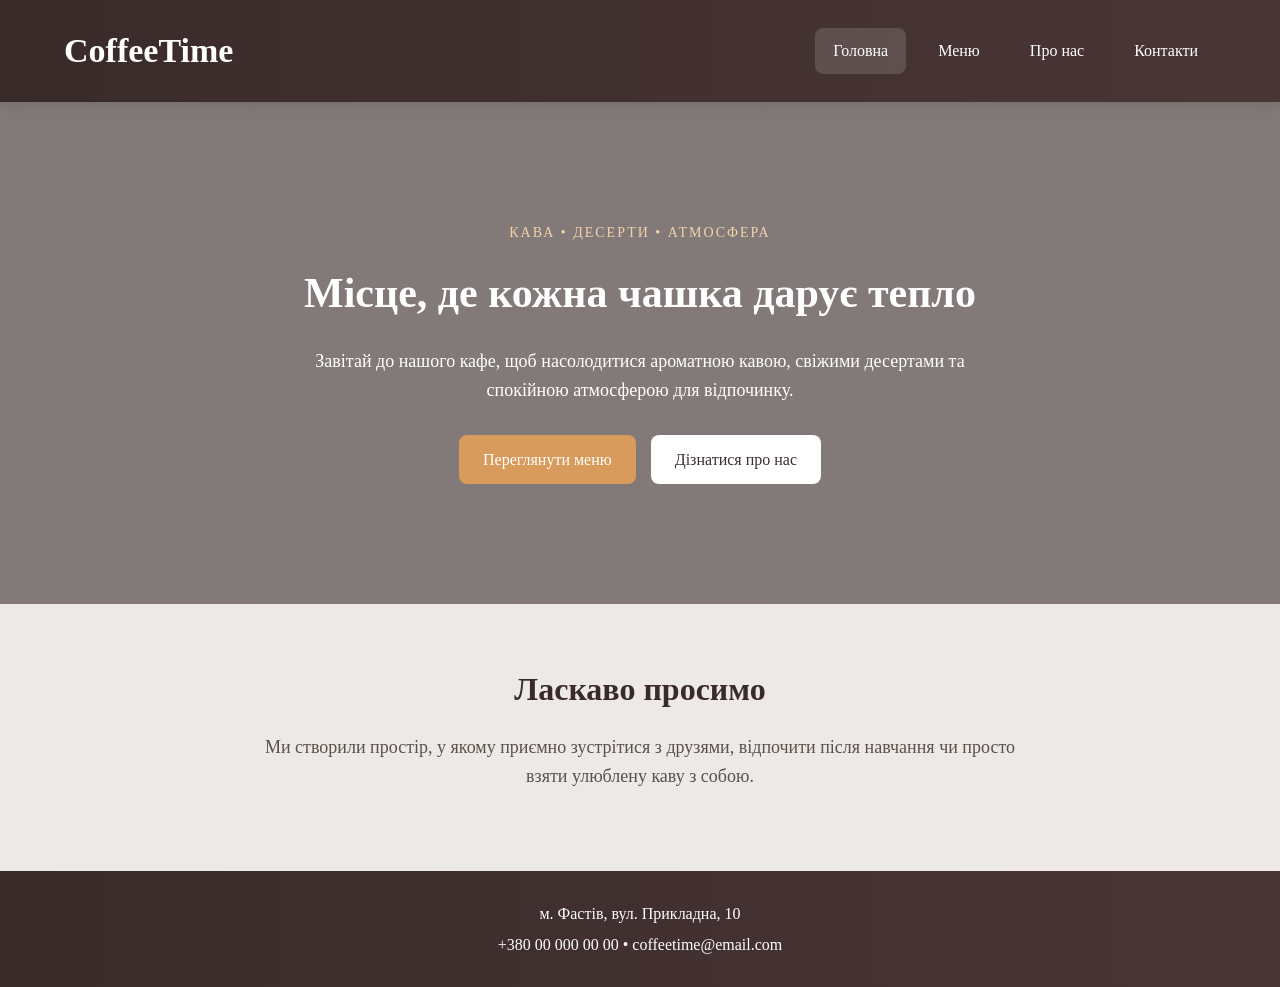
<file: index.html>
<!DOCTYPE html>
<html lang="uk">
<head>
    <meta charset="UTF-8">
    <meta name="viewport" content="width=device-width, initial-scale=1.0">
    <title>Затишне кафе</title>
    <link rel="stylesheet" href="style.css">
</head>
<body>

    <header class="topbar">
    <div class="container topbar-content">
        <h1 class="page-title">CoffeeTime</h1>

        <nav class="nav">
            <a href="index.html" class="active">Головна</a>
            <a href="menu.html">Меню</a>
            <a href="about.html">Про нас</a>
            <a href="contacts.html">Контакти</a>
        </nav>
    </div>
</header>

    <main>
        <section class="hero">
            <div class="container hero-content">
                <p class="subtitle">Кава • Десерти • Атмосфера</p>
                <h2>Місце, де кожна чашка дарує тепло</h2>
                <p class="hero-text">
                    Завітай до нашого кафе, щоб насолодитися ароматною кавою,
                    свіжими десертами та спокійною атмосферою для відпочинку.
                </p>

                <div class="hero-buttons">
                    <a href="menu.html" class="btn">Переглянути меню</a>
                    <a href="about.html" class="btn btn-light">Дізнатися про нас</a>
                </div>
            </div>
        </section>

        <section class="welcome">
            <div class="container">
                <h2>Ласкаво просимо</h2>
                <p>
                    Ми створили простір, у якому приємно зустрітися з друзями,
                    відпочити після навчання чи просто взяти улюблену каву з собою.
                </p>
            </div>
        </section>

       

    </main>

    <footer class="footer" id="contacts">
        <div class="container">
            <p>м. Фастів, вул. Прикладна, 10</p>
            <p>+380 00 000 00 00 • coffeetime@email.com</p>
        </div>
    </footer>

</body>
</html>
</file>
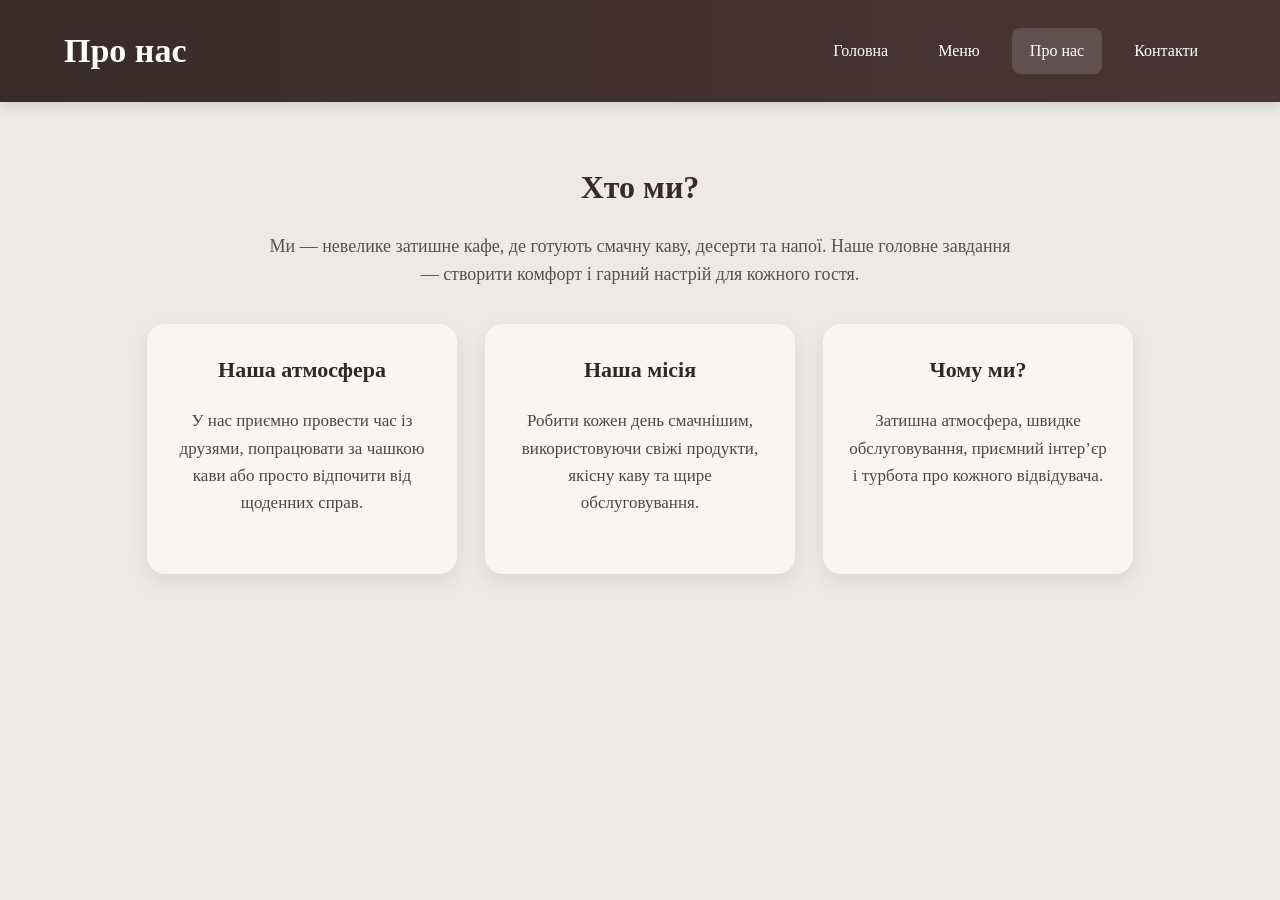
<file: about.html>
<!DOCTYPE html>
<html lang="uk">
<head>
    <meta charset="UTF-8">
    <meta name="viewport" content="width=device-width, initial-scale=1.0">
    <title>Про нас</title>
    <link rel="stylesheet" href="style.css">
</head>
<body>

    <header class="topbar">
        <div class="container topbar-content">
            <h1 class="page-title">Про нас</h1>

            <nav class="nav">
                <a href="index.html">Головна</a>
                <a href="menu.html">Меню</a>
                <a href="about.html" class="active">Про нас</a>
                <a href="contacts.html">Контакти</a>
            </nav>
        </div>
    </header>

    <main class="page-section">
        <div class="container">
            <div class="intro">
                <h2>Хто ми?</h2>
                <p>
                    Ми — невелике затишне кафе, де готують смачну каву, десерти та напої.
                    Наше головне завдання — створити комфорт і гарний настрій для кожного гостя.
                </p>
            </div>

            <section class="cards-grid">
                <article class="info-card">
                    <h3>Наша атмосфера</h3>
                    <p>
                        У нас приємно провести час із друзями, попрацювати за чашкою кави
                        або просто відпочити від щоденних справ.
                    </p>
                </article>

                <article class="info-card">
                    <h3>Наша місія</h3>
                    <p>
                        Робити кожен день смачнішим, використовуючи свіжі продукти,
                        якісну каву та щире обслуговування.
                    </p>
                </article>

                <article class="info-card">
                    <h3>Чому ми?</h3>
                    <p>
                        Затишна атмосфера, швидке обслуговування, приємний інтер’єр
                        і турбота про кожного відвідувача.
                    </p>
                </article>
            </section>
        </div>
    </main>

</body>
</html>
</file>
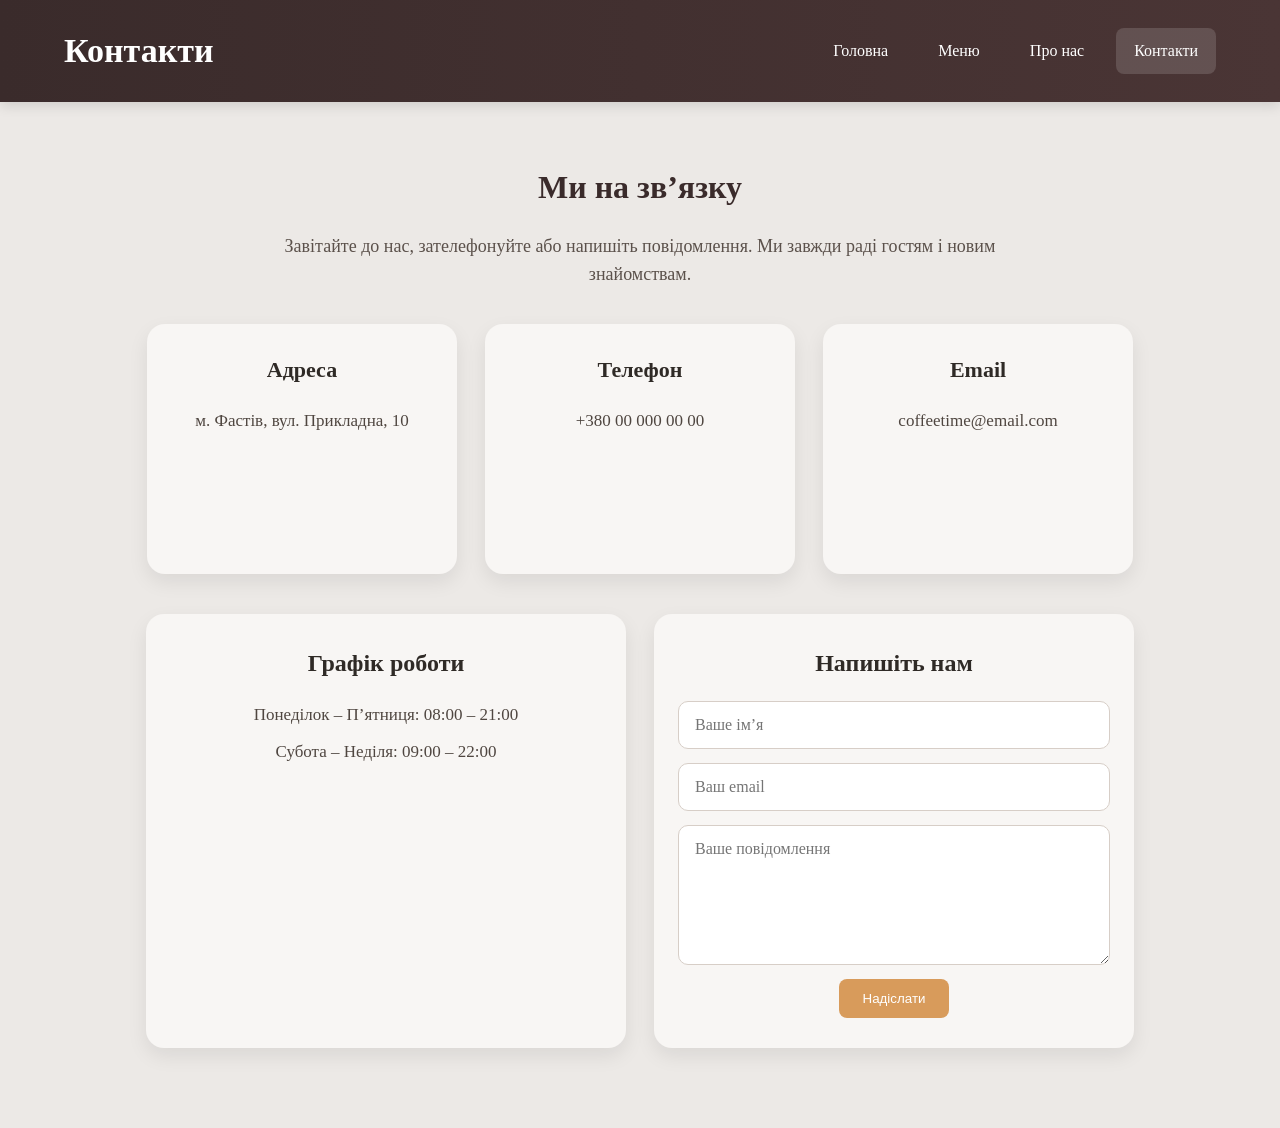
<file: contacts.html>
<!DOCTYPE html>
<html lang="uk">
<head>
    <meta charset="UTF-8">
    <meta name="viewport" content="width=device-width, initial-scale=1.0">
    <title>Контакти</title>
    <link rel="stylesheet" href="style.css">
</head>
<body>

    <header class="topbar">
        <div class="container topbar-content">
            <h1 class="page-title">Контакти</h1>

            <nav class="nav">
                <a href="index.html">Головна</a>
                <a href="menu.html">Меню</a>
                <a href="about.html">Про нас</a>
                <a href="contacts.html" class="active">Контакти</a>
            </nav>
        </div>
    </header>

    <main class="page-section">
        <div class="container">
            <div class="intro">
                <h2>Ми на зв’язку</h2>
                <p>
                    Завітайте до нас, зателефонуйте або напишіть повідомлення.
                    Ми завжди раді гостям і новим знайомствам.
                </p>
            </div>

            <section class="cards-grid">
                <article class="info-card">
                    <h3>Адреса</h3>
                    <p>м. Фастів, вул. Прикладна, 10</p>
                </article>

                <article class="info-card">
                    <h3>Телефон</h3>
                    <p>+380 00 000 00 00</p>
                </article>

                <article class="info-card">
                    <h3>Email</h3>
                    <p>coffeetime@email.com</p>
                </article>
            </section>

            <section class="contact-extra">
                <div class="contact-box">
                    <h3>Графік роботи</h3>
                    <p>Понеділок – П’ятниця: 08:00 – 21:00</p>
                    <p>Субота – Неділя: 09:00 – 22:00</p>
                </div>

                <div class="contact-box">
                    <h3>Напишіть нам</h3>
                    <form class="contact-form">
                        <input type="text" placeholder="Ваше ім’я">
                        <input type="email" placeholder="Ваш email">
                        <textarea placeholder="Ваше повідомлення"></textarea>
                        <button type="submit" class="btn">Надіслати</button>
                    </form>
                </div>
            </section>
        </div>
    </main>

</body>
</html>
</file>
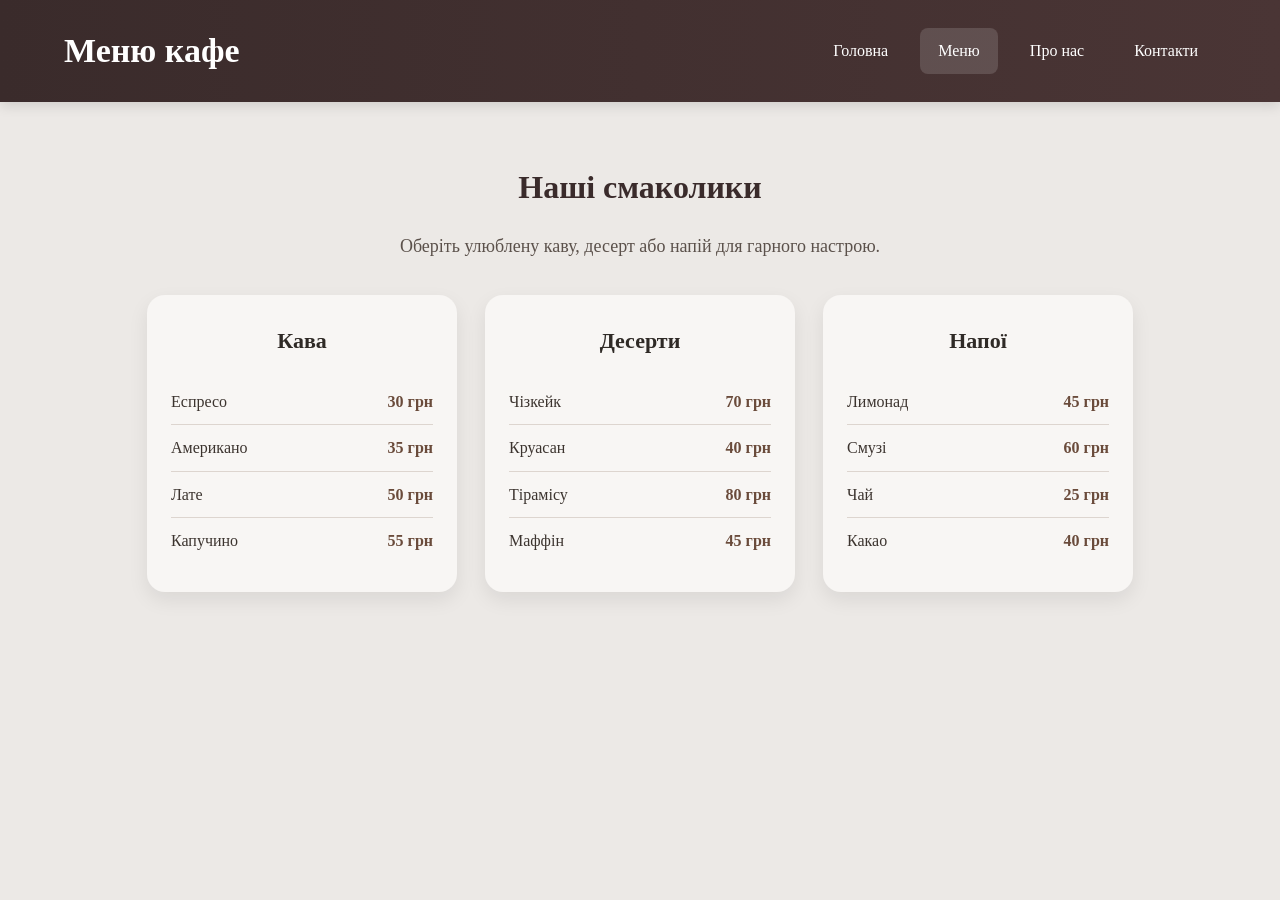
<file: menu.html>
<!DOCTYPE html>
<html lang="uk">
<head>
    <meta charset="UTF-8">
    <meta name="viewport" content="width=device-width, initial-scale=1.0">
    <title>Меню кафе</title>
    <link rel="stylesheet" href="style.css">
</head>
<body>

    <header class="topbar">
        <div class="container topbar-content">
            <h1 class="page-title">Меню кафе</h1>

            <nav class="nav">
                <a href="index.html">Головна</a>
                <a href="menu.html" class="active">Меню</a>
                <a href="about.html">Про нас</a>
                <a href="contacts.html">Контакти</a>
            </nav>
        </div>
    </header>

    <main class="page-section">
        <div class="container">
            <div class="intro">
                <h2>Наші смаколики</h2>
                <p>Оберіть улюблену каву, десерт або напій для гарного настрою.</p>
            </div>

            <section class="cards-grid">
                <article class="menu-card">
                    <h3>Кава</h3>
                    <ul>
                        <li><span>Еспресо</span><b>30 грн</b></li>
                        <li><span>Американо</span><b>35 грн</b></li>
                        <li><span>Лате</span><b>50 грн</b></li>
                        <li><span>Капучино</span><b>55 грн</b></li>
                    </ul>
                </article>

                <article class="menu-card">
                    <h3>Десерти</h3>
                    <ul>
                        <li><span>Чізкейк</span><b>70 грн</b></li>
                        <li><span>Круасан</span><b>40 грн</b></li>
                        <li><span>Тірамісу</span><b>80 грн</b></li>
                        <li><span>Маффін</span><b>45 грн</b></li>
                    </ul>
                </article>

                <article class="menu-card">
                    <h3>Напої</h3>
                    <ul>
                        <li><span>Лимонад</span><b>45 грн</b></li>
                        <li><span>Смузі</span><b>60 грн</b></li>
                        <li><span>Чай</span><b>25 грн</b></li>
                        <li><span>Какао</span><b>40 грн</b></li>
                    </ul>
                </article>
            </section>
        </div>
    </main>

</body>
</html>
</file>
<file: style.css>
* {
    margin: 0;
    padding: 0;
    box-sizing: border-box;
}

body {
    font-family: Georgia, serif;
    background-color: #ece9e6;
    color: #2f2a26;
    line-height: 1.6;
}

.container {
    width: 90%;
    max-width: 1200px;
    margin: 0 auto;
}

.topbar,
.header {
    background: linear-gradient(90deg, #3a2b2b, #4a3535);
    padding: 24px 0;
    box-shadow: 0 4px 12px rgba(0, 0, 0, 0.12);
}

.topbar-content,
.navbar {
    display: flex;
    justify-content: space-between;
    align-items: center;
    gap: 25px;
    flex-wrap: wrap;
}

.page-title,
.logo {
    color: white;
    font-size: 34px;
    font-weight: bold;
}

.nav,
.navigation,
.nav-links {
    display: flex;
    gap: 14px;
    flex-wrap: wrap;
    margin-left: auto;
}
.nav a,
.navigation a,
.nav-links a {
    text-decoration: none;
    color: white;
    padding: 10px 18px;
    border-radius: 8px;
    transition: 0.3s;
    font-size: 16px;
}

.nav a:hover,
.navigation a:hover,
.nav-links a:hover,
.nav a.active,
.navigation a.active,
.nav-links a.active {
    background-color: rgba(255, 255, 255, 0.14);
}

.hero {
    background:
        linear-gradient(rgba(59, 47, 47, 0.6), rgba(59, 47, 47, 0.6)),
        url("https://images.unsplash.com/photo-1509042239860-f550ce710b93") center/cover no-repeat;
    color: white;
    text-align: center;
    padding: 120px 20px;
}

.subtitle {
    font-size: 14px;
    letter-spacing: 2px;
    text-transform: uppercase;
    margin-bottom: 15px;
    color: #f3d2aa;
}

.hero h1,
.hero h2 {
    font-size: 42px;
    margin-bottom: 20px;
}

.hero-text {
    max-width: 700px;
    margin: 0 auto 30px;
    font-size: 18px;
}

.hero-buttons {
    display: flex;
    justify-content: center;
    gap: 15px;
    flex-wrap: wrap;
}

.btn {
    display: inline-block;
    padding: 12px 24px;
    background-color: #d89b5b;
    color: white;
    text-decoration: none;
    border-radius: 8px;
    transition: 0.3s;
}

.btn:hover {
    background-color: #bb7f42;
}

.btn-light {
    background-color: white;
    color: #3b2f2f;
}

.btn-light:hover {
    background-color: #f1e7dc;
}

.page-section,
.welcome,
.advantages,
.visit {
    padding: 60px 0 80px;
}

.intro,
.welcome,
.visit-box {
    text-align: center;
}

.intro h2,
.welcome h2,
.advantages h2,
.visit h2 {
    font-size: 32px;
    margin-bottom: 18px;
    color: #3a2b2b;
    text-align: center;
}

.intro p,
.welcome p,
.visit-box p {
    font-size: 18px;
    max-width: 760px;
    margin: 0 auto;
    color: #5b514b;
}

.cards-grid,
.cards {
    display: flex;
    justify-content: center;
    gap: 28px;
    flex-wrap: wrap;
    margin-top: 35px;
}

.menu-card,
.info-card,
.card {
    background-color: #f8f6f4;
    width: 310px;
    min-height: 250px;
    padding: 28px 24px;
    border-radius: 18px;
    box-shadow: 0 8px 20px rgba(0, 0, 0, 0.08);
    transition: transform 0.2s ease, box-shadow 0.2s ease;
    text-align: center;
}

.menu-card:hover,
.info-card:hover,
.card:hover {
    transform: translateY(-4px);
    box-shadow: 0 12px 22px rgba(0, 0, 0, 0.12);
}

.menu-card h3,
.info-card h3,
.card h3 {
    font-size: 22px;
    margin-bottom: 20px;
    color: #2f2a26;
}

.info-card p,
.card p {
    color: #4f4640;
    font-size: 17px;
}

.menu-card ul {
    list-style: none;
}

.menu-card li {
    display: flex;
    justify-content: space-between;
    align-items: center;
    padding: 10px 0;
    border-bottom: 1px solid #ddd5cf;
    gap: 16px;
}

.menu-card li:last-child {
    border-bottom: none;
}

.menu-card span {
    color: #3c342f;
}

.menu-card b {
    color: #6a4b3b;
    font-weight: bold;
}

.visit-box {
    background-color: #f8f6f4;
    border-radius: 18px;
    padding: 35px;
    box-shadow: 0 8px 20px rgba(0, 0, 0, 0.08);
}

.contact-extra {
    display: flex;
    justify-content: center;
    gap: 28px;
    flex-wrap: wrap;
    margin-top: 40px;
}

.contact-box {
    background-color: #f8f6f4;
    width: 480px;
    max-width: 100%;
    padding: 30px 24px;
    border-radius: 18px;
    box-shadow: 0 8px 20px rgba(0, 0, 0, 0.08);
    text-align: center;
}

.contact-box h3 {
    font-size: 24px;
    margin-bottom: 18px;
    color: #2f2a26;
}

.contact-box p {
    font-size: 17px;
    color: #4f4640;
    margin-bottom: 10px;
}

.contact-form {
    display: flex;
    flex-direction: column;
    gap: 14px;
}

.contact-form input,
.contact-form textarea {
    width: 100%;
    padding: 14px 16px;
    border: 1px solid #d7cec7;
    border-radius: 10px;
    background-color: white;
    font-size: 16px;
    font-family: inherit;
    outline: none;
}

.contact-form textarea {
    min-height: 140px;
    resize: vertical;
}

.contact-form input:focus,
.contact-form textarea:focus {
    border-color: #b07d62;
    box-shadow: 0 0 0 3px rgba(176, 125, 98, 0.15);
}

.contact-form .btn {
    align-self: center;
    border: none;
    cursor: pointer;
}

.footer {
    background: linear-gradient(90deg, #3a2b2b, #4a3535);
    color: white;
    text-align: center;
    padding: 25px 15px;
}

.footer p {
    margin: 5px 0;
}

@media (max-width: 900px) {
    .topbar-content,
    .navbar {
        flex-direction: column;
        text-align: center;
    }

    .nav,
    .navigation,
    .nav-links {
        justify-content: center;
    }

    .page-title,
    .logo {
        font-size: 30px;
    }

    .hero h1,
    .hero h2 {
        font-size: 32px;
    }

    .hero-text,
    .intro p,
    .welcome p,
    .visit-box p {
        font-size: 16px;
    }
}

@media (max-width: 500px) {
    .page-title,
    .logo {
        font-size: 26px;
    }

    .intro h2,
    .welcome h2,
    .advantages h2,
    .visit h2 {
        font-size: 27px;
    }

    .menu-card,
    .info-card,
    .card,
    .contact-box {
        width: 100%;
        max-width: 340px;
    }

    .nav a,
    .navigation a,
    .nav-links a {
        padding: 8px 14px;
        font-size: 15px;
    }

    .contact-form input,
    .contact-form textarea {
        font-size: 15px;
    }
}
</file>
